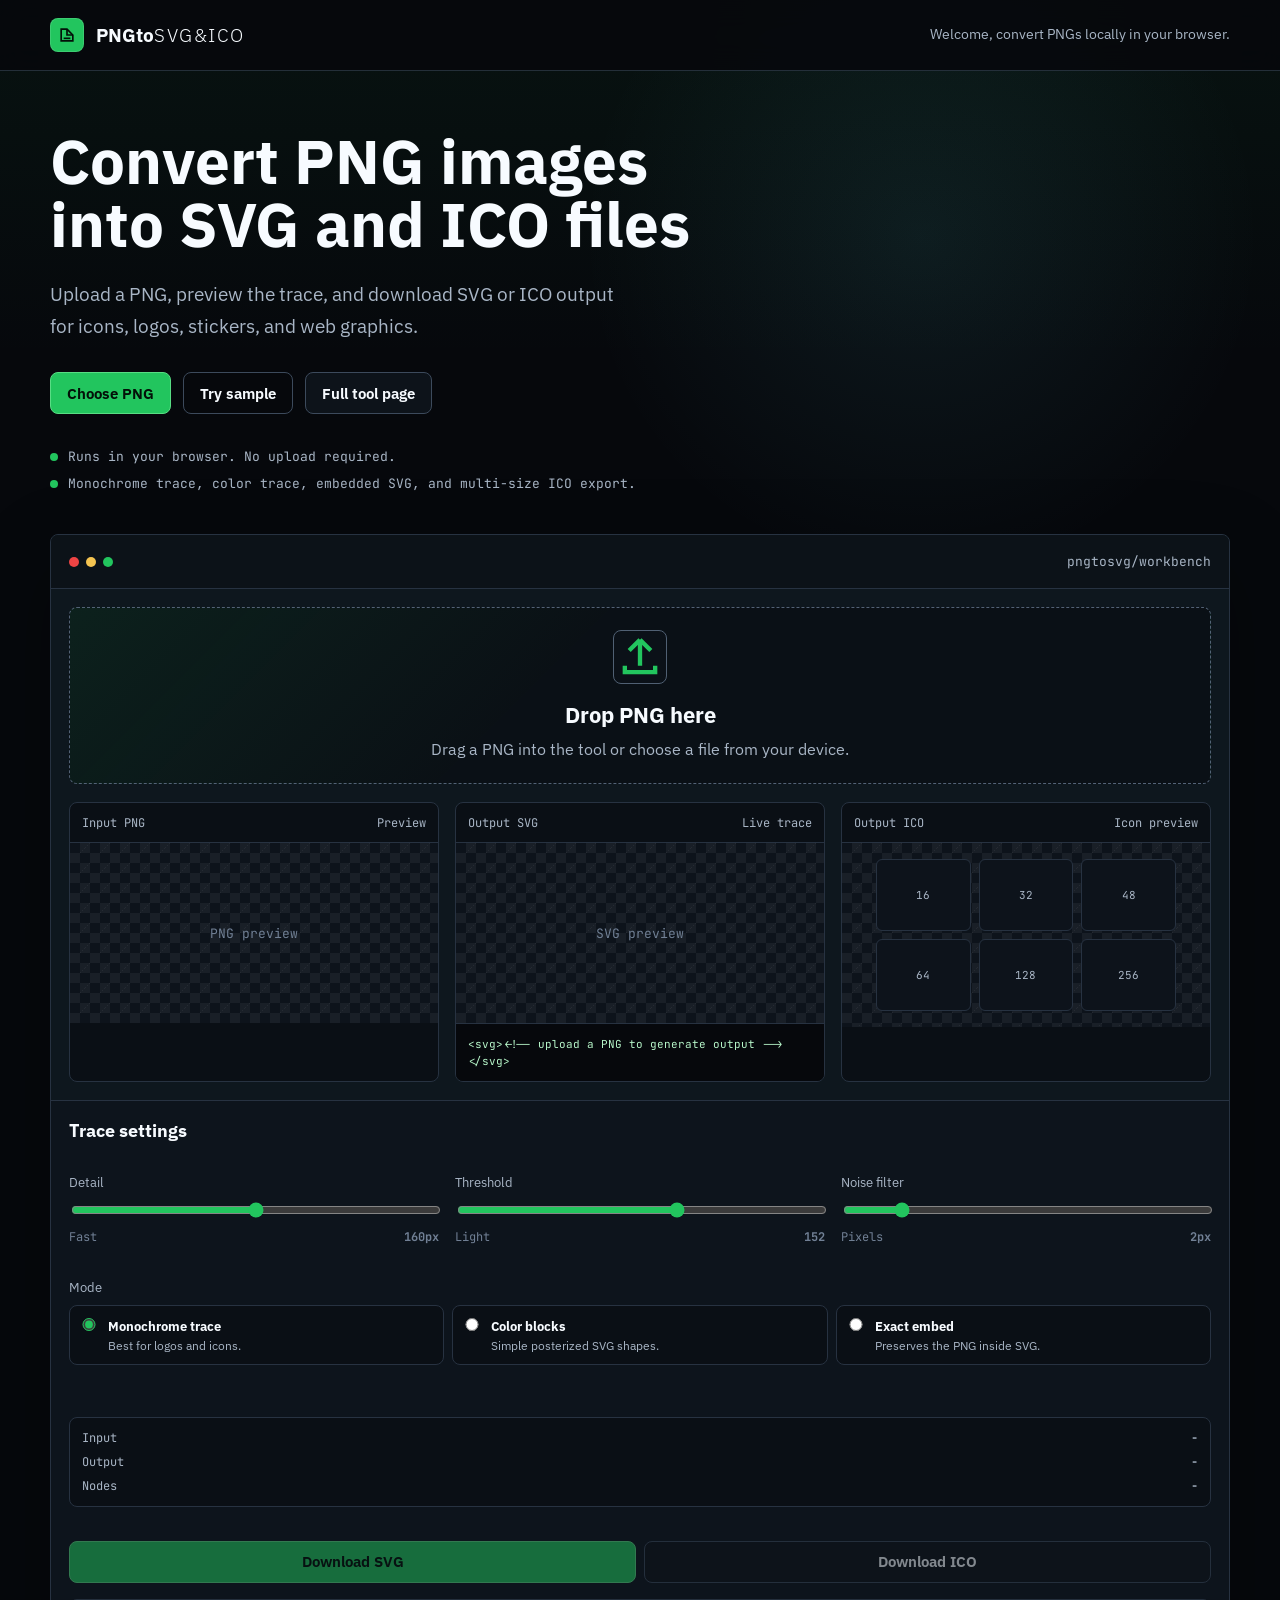
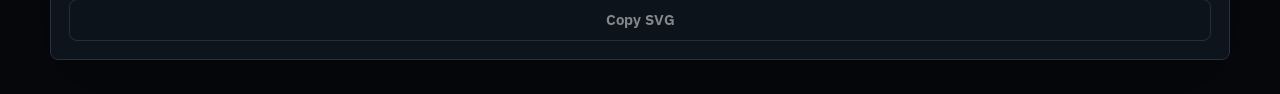
<file: index.html>
<!doctype html>
<html lang="en">
  <head>
    <meta charset="utf-8">
    <meta name="viewport" content="width=device-width, initial-scale=1">
    <title>PNGtoSVG&ICO - Convert PNG images into SVG and ICO files</title>
    <meta name="description" content="A fast browser-based PNG to SVG and ICO converter for icons, logos, stickers, and web graphics.">
    <link rel="icon" href="data:image/svg+xml,%3Csvg xmlns='http://www.w3.org/2000/svg' viewBox='0 0 64 64'%3E%3Crect width='64' height='64' rx='12' fill='%2322c55e'/%3E%3Cpath d='M20 16h20l8 8v24H20z' fill='none' stroke='%23031008' stroke-width='5'/%3E%3Cpath d='M40 16v10h8M26 39h14' stroke='%23031008' stroke-width='5' fill='none'/%3E%3C/svg%3E">
    <link rel="preconnect" href="https://fonts.googleapis.com">
    <link rel="preconnect" href="https://fonts.gstatic.com" crossorigin>
    <link href="https://fonts.googleapis.com/css2?family=IBM+Plex+Sans:wght@300;400;500;600;700&family=JetBrains+Mono:wght@400;600;700&display=swap" rel="stylesheet">
    <link rel="stylesheet" href="styles.css">
  </head>
  <body class="landing-page">
    <header class="site-header">
      <nav class="nav" aria-label="Main navigation">
        <a class="brand" href="index.html" aria-label="PNGtoSVG&ICO home">
          <span class="brand-mark" aria-hidden="true">
            <svg viewBox="0 0 24 24" fill="none"><path d="M5 5h7l7 7v7H5V5Z" stroke="currentColor" stroke-width="2"/><path d="M12 5v7h7" stroke="currentColor" stroke-width="2"/><path d="M8 16h8" stroke="currentColor" stroke-width="2"/></svg>
          </span>
          <span class="brand-text"><span>PNGto</span><span class="brand-light">SVG&ICO</span></span>
        </a>
        <p class="nav-welcome">Welcome, convert PNGs locally in your browser.</p>
      </nav>
    </header>

    <main class="page">
      <section class="hero" id="tool">
        <div class="hero-copy">
          <h1>Convert PNG images into SVG and ICO files</h1>
          <p>Upload a PNG, preview the trace, and download SVG or ICO output for icons, logos, stickers, and web graphics.</p>
          <div class="hero-actions">
            <button class="button primary" type="button" data-choose-file>
              <span aria-hidden="true">Choose PNG</span>
            </button>
            <button class="button ghost" type="button" data-sample>Try sample</button>
            <a class="button" href="tool.html">Full tool page</a>
          </div>
          <div class="proof-lines" aria-label="Product details">
            <div class="proof-line"><span class="status-dot"></span><span>Runs in your browser. No upload required.</span></div>
            <div class="proof-line"><span class="status-dot"></span><span>Monochrome trace, color trace, embedded SVG, and multi-size ICO export.</span></div>
          </div>
        </div>

        <section class="tool-shell" aria-label="PNG to SVG converter">
          <div class="tool-topbar">
            <div class="window-dots" aria-hidden="true"><span></span><span></span><span></span></div>
            <div class="tool-title">pngtosvg/workbench</div>
          </div>
          <div class="tool-grid">
            <div class="workbench">
              <label class="drop-zone" data-drop-zone>
                <input class="visually-hidden" data-file-input type="file" accept="image/png" hidden>
                <span class="drop-inner">
                  <span class="upload-icon" aria-hidden="true">
                    <svg viewBox="0 0 24 24" fill="none"><path d="M12 16V4m0 0 5 5m-5-5L7 9" stroke="currentColor" stroke-width="2"/><path d="M5 16v3h14v-3" stroke="currentColor" stroke-width="2"/></svg>
                  </span>
                  <h2>Drop PNG here</h2>
                  <p>Drag a PNG into the tool or choose a file from your device.</p>
                </span>
              </label>

              <div class="preview-row">
                <div class="preview-panel">
                  <div class="panel-head"><span>Input PNG</span><span>Preview</span></div>
                  <div class="canvas-box" data-original-preview></div>
                </div>
                <div class="preview-panel">
                  <div class="panel-head"><span>Output SVG</span><span>Live trace</span></div>
                  <div class="canvas-box" data-svg-preview></div>
                  <pre class="code-output" data-svg-code></pre>
                </div>
                <div class="preview-panel icon-preview-panel">
                  <div class="panel-head"><span>Output ICO</span><span>Icon preview</span></div>
                  <div class="canvas-box icon-canvas">
                    <div class="icon-sizes" data-icon-sizes>
                      <div class="icon-size">16</div>
                      <div class="icon-size">32</div>
                      <div class="icon-size">48</div>
                      <div class="icon-size">64</div>
                      <div class="icon-size">128</div>
                      <div class="icon-size">256</div>
                    </div>
                  </div>
                </div>
              </div>
            </div>

            <aside class="settings" aria-label="Trace settings">
              <h2>Trace settings</h2>
              <div class="field">
                <label for="detail">Detail</label>
                <input id="detail" data-detail type="range" min="64" max="256" step="16" value="160">
                <div class="range-line"><span>Fast</span><strong data-detail-value></strong></div>
              </div>
              <div class="field">
                <label for="threshold">Threshold</label>
                <input id="threshold" data-threshold type="range" min="8" max="248" step="4" value="150">
                <div class="range-line"><span>Light</span><strong data-threshold-value></strong></div>
              </div>
              <div class="field">
                <label for="noise">Noise filter</label>
                <input id="noise" data-noise type="range" min="1" max="8" step="1" value="2">
                <div class="range-line"><span>Pixels</span><strong data-noise-value></strong></div>
              </div>
              <div class="field mode-field">
                <div class="radio-label">Mode</div>
                <div class="mode-list">
                  <label class="mode-option">
                    <input type="radio" name="mode" value="mono" checked>
                    <span><strong>Monochrome trace</strong><span>Best for logos and icons.</span></span>
                  </label>
                  <label class="mode-option">
                    <input type="radio" name="mode" value="color">
                    <span><strong>Color blocks</strong><span>Simple posterized SVG shapes.</span></span>
                  </label>
                  <label class="mode-option">
                    <input type="radio" name="mode" value="embed">
                    <span><strong>Exact embed</strong><span>Preserves the PNG inside SVG.</span></span>
                  </label>
                </div>
              </div>
              <div class="stats" data-stats></div>
              <div class="export-actions">
                <button class="button primary" type="button" data-download disabled>Download SVG</button>
                <button class="button" type="button" data-download-icon disabled>Download ICO</button>
              </div>
              <button class="button full" type="button" data-copy disabled>Copy SVG</button>
            </aside>
          </div>
        </section>
      </section>
    </main>

    <script src="app.js"></script>
  </body>
</html>
</file>
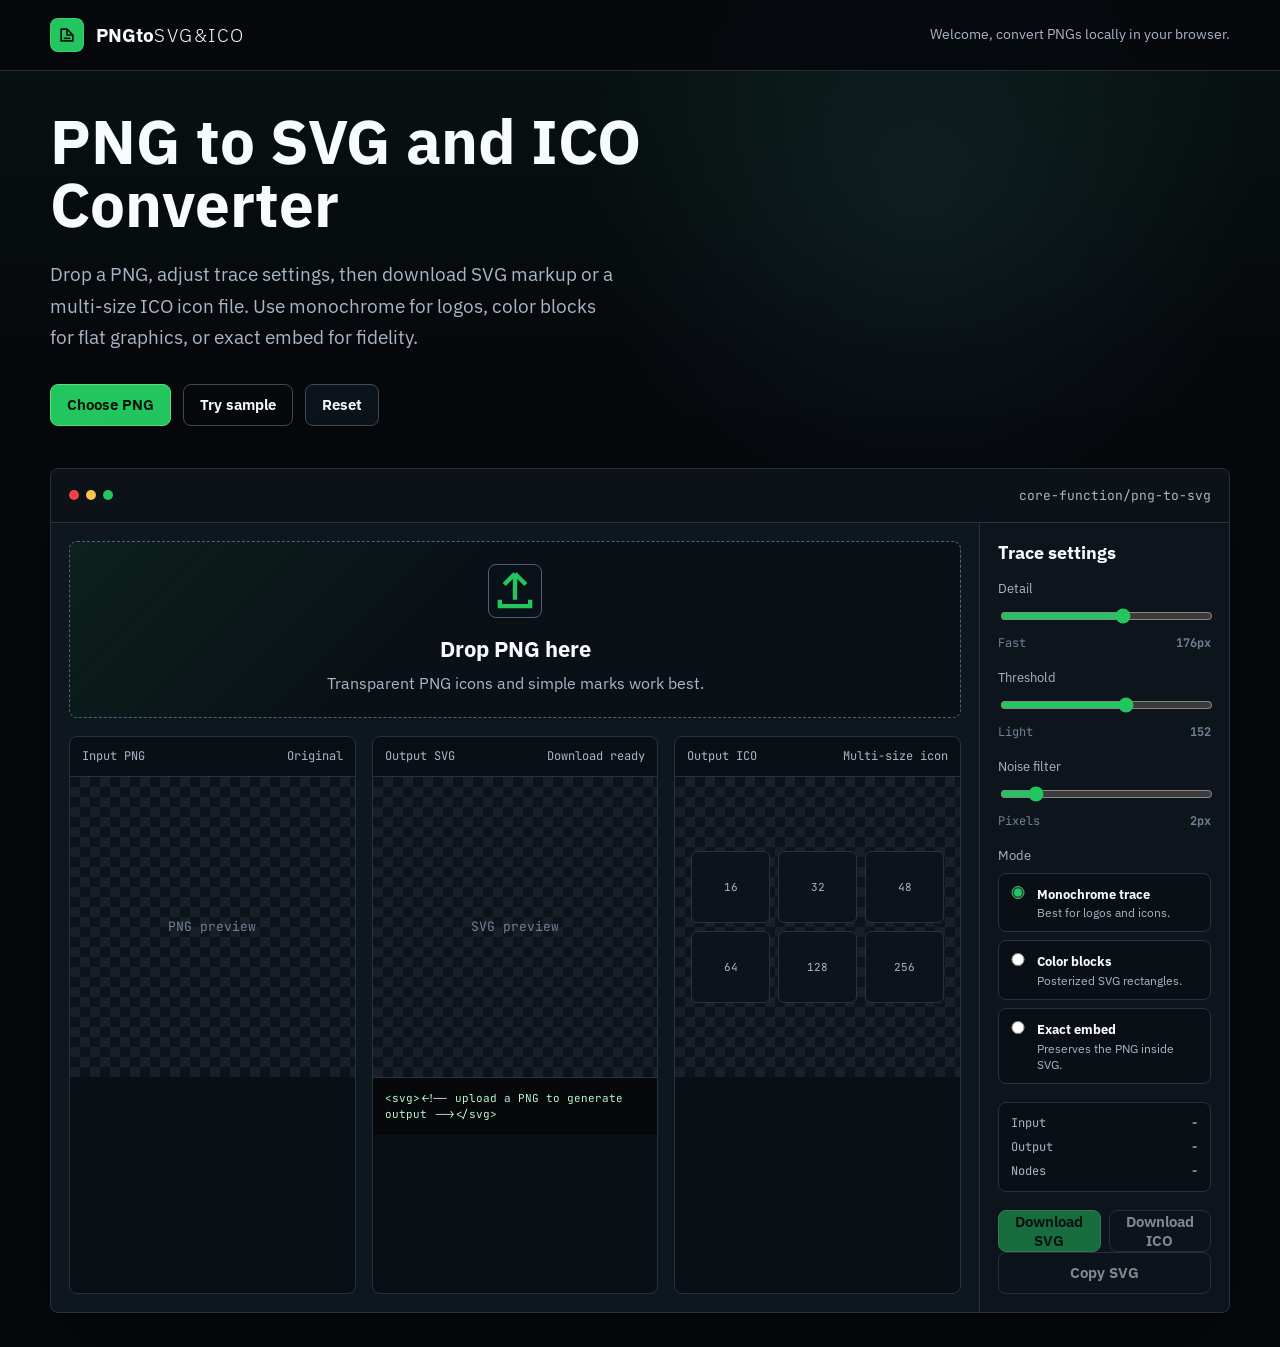
<file: tool.html>
<!doctype html>
<html lang="en">
  <head>
    <meta charset="utf-8">
    <meta name="viewport" content="width=device-width, initial-scale=1">
    <title>PNG to SVG and ICO Converter - PNGtoSVG&ICO</title>
    <meta name="description" content="Upload a PNG, preview trace settings, and download SVG or ICO files.">
    <link rel="icon" href="data:image/svg+xml,%3Csvg xmlns='http://www.w3.org/2000/svg' viewBox='0 0 64 64'%3E%3Crect width='64' height='64' rx='12' fill='%2322c55e'/%3E%3Cpath d='M20 16h20l8 8v24H20z' fill='none' stroke='%23031008' stroke-width='5'/%3E%3Cpath d='M40 16v10h8M26 39h14' stroke='%23031008' stroke-width='5' fill='none'/%3E%3C/svg%3E">
    <link rel="preconnect" href="https://fonts.googleapis.com">
    <link rel="preconnect" href="https://fonts.gstatic.com" crossorigin>
    <link href="https://fonts.googleapis.com/css2?family=IBM+Plex+Sans:wght@300;400;500;600;700&family=JetBrains+Mono:wght@400;600;700&display=swap" rel="stylesheet">
    <link rel="stylesheet" href="styles.css">
  </head>
  <body class="tool-page">
    <header class="site-header">
      <nav class="nav" aria-label="Main navigation">
        <a class="brand" href="index.html" aria-label="PNGtoSVG&ICO home">
          <span class="brand-mark" aria-hidden="true">
            <svg viewBox="0 0 24 24" fill="none"><path d="M5 5h7l7 7v7H5V5Z" stroke="currentColor" stroke-width="2"/><path d="M12 5v7h7" stroke="currentColor" stroke-width="2"/><path d="M8 16h8" stroke="currentColor" stroke-width="2"/></svg>
          </span>
          <span class="brand-text"><span>PNGto</span><span class="brand-light">SVG&ICO</span></span>
        </a>
        <p class="nav-welcome">Welcome, convert PNGs locally in your browser.</p>
      </nav>
    </header>

    <main class="page">
      <section class="hero">
        <div class="hero-copy">
          <h1>PNG to SVG and ICO Converter</h1>
          <p>Drop a PNG, adjust trace settings, then download SVG markup or a multi-size ICO icon file. Use monochrome for logos, color blocks for flat graphics, or exact embed for fidelity.</p>
          <div class="hero-actions">
            <button class="button primary" type="button" data-choose-file>Choose PNG</button>
            <button class="button ghost" type="button" data-sample>Try sample</button>
            <button class="button" type="button" data-reset>Reset</button>
          </div>
        </div>

        <section class="tool-shell" aria-label="PNG to SVG converter tool">
          <div class="tool-topbar">
            <div class="window-dots" aria-hidden="true"><span></span><span></span><span></span></div>
            <div class="tool-title">core-function/png-to-svg</div>
          </div>
          <div class="tool-grid">
            <div class="workbench">
              <label class="drop-zone" data-drop-zone>
                <input data-file-input type="file" accept="image/png" hidden>
                <span class="drop-inner">
                  <span class="upload-icon" aria-hidden="true">
                    <svg viewBox="0 0 24 24" fill="none"><path d="M12 16V4m0 0 5 5m-5-5L7 9" stroke="currentColor" stroke-width="2"/><path d="M5 16v3h14v-3" stroke="currentColor" stroke-width="2"/></svg>
                  </span>
                  <h2>Drop PNG here</h2>
                  <p>Transparent PNG icons and simple marks work best.</p>
                </span>
              </label>

              <div class="preview-row">
                <div class="preview-panel">
                  <div class="panel-head"><span>Input PNG</span><span>Original</span></div>
                  <div class="canvas-box" data-original-preview></div>
                </div>
                <div class="preview-panel">
                  <div class="panel-head"><span>Output SVG</span><span>Download ready</span></div>
                  <div class="canvas-box" data-svg-preview></div>
                  <pre class="code-output" data-svg-code></pre>
                </div>
                <div class="preview-panel icon-preview-panel">
                  <div class="panel-head"><span>Output ICO</span><span>Multi-size icon</span></div>
                  <div class="canvas-box icon-canvas">
                    <div class="icon-sizes" data-icon-sizes>
                      <div class="icon-size">16</div>
                      <div class="icon-size">32</div>
                      <div class="icon-size">48</div>
                      <div class="icon-size">64</div>
                      <div class="icon-size">128</div>
                      <div class="icon-size">256</div>
                    </div>
                  </div>
                </div>
              </div>
            </div>

            <aside class="settings" aria-label="Trace settings">
              <h2>Trace settings</h2>
              <div class="field">
                <label for="detail">Detail</label>
                <input id="detail" data-detail type="range" min="64" max="256" step="16" value="176">
                <div class="range-line"><span>Fast</span><strong data-detail-value></strong></div>
              </div>
              <div class="field">
                <label for="threshold">Threshold</label>
                <input id="threshold" data-threshold type="range" min="8" max="248" step="4" value="150">
                <div class="range-line"><span>Light</span><strong data-threshold-value></strong></div>
              </div>
              <div class="field">
                <label for="noise">Noise filter</label>
                <input id="noise" data-noise type="range" min="1" max="8" step="1" value="2">
                <div class="range-line"><span>Pixels</span><strong data-noise-value></strong></div>
              </div>
              <div class="field mode-field">
                <div class="radio-label">Mode</div>
                <div class="mode-list">
                  <label class="mode-option">
                    <input type="radio" name="mode" value="mono" checked>
                    <span><strong>Monochrome trace</strong><span>Best for logos and icons.</span></span>
                  </label>
                  <label class="mode-option">
                    <input type="radio" name="mode" value="color">
                    <span><strong>Color blocks</strong><span>Posterized SVG rectangles.</span></span>
                  </label>
                  <label class="mode-option">
                    <input type="radio" name="mode" value="embed">
                    <span><strong>Exact embed</strong><span>Preserves the PNG inside SVG.</span></span>
                  </label>
                </div>
              </div>
              <div class="stats" data-stats></div>
              <div class="export-actions">
                <button class="button primary" type="button" data-download disabled>Download SVG</button>
                <button class="button" type="button" data-download-icon disabled>Download ICO</button>
              </div>
              <button class="button full" type="button" data-copy disabled>Copy SVG</button>
            </aside>
          </div>
        </section>
      </section>
    </main>

    <script src="app.js"></script>
  </body>
</html>
</file>
<file: styles.css>
:root {
  --bg: #06080c;
  --bg-soft: #0b1118;
  --surface: #101820;
  --surface-2: #15202b;
  --line: #273241;
  --line-strong: #3c4a5c;
  --text: #f7fbff;
  --muted: #a9b6c6;
  --dim: #718095;
  --accent: #22c55e;
  --accent-2: #67e8f9;
  --warning: #f5c451;
  --danger: #ef4444;
  --radius: 8px;
  --mono: "JetBrains Mono", "SFMono-Regular", Consolas, monospace;
  --sans: "IBM Plex Sans", Inter, "Segoe UI", Arial, sans-serif;
}

* {
  box-sizing: border-box;
}

html {
  scroll-behavior: smooth;
}

body {
  margin: 0;
  min-width: 320px;
  background:
    linear-gradient(180deg, rgba(34, 197, 94, 0.06), transparent 360px),
    radial-gradient(circle at 72% 14%, rgba(103, 232, 249, 0.08), transparent 340px),
    var(--bg);
  color: var(--text);
  font-family: var(--sans);
}

a {
  color: inherit;
  text-decoration: none;
}

button,
input,
select {
  font: inherit;
}

button,
.button,
.nav-link,
.drop-zone,
.mode-option {
  cursor: pointer;
}

:focus-visible {
  outline: 3px solid rgba(34, 197, 94, 0.48);
  outline-offset: 3px;
}

.site-header {
  position: sticky;
  top: 0;
  z-index: 10;
  background: rgba(6, 8, 12, 0.86);
  border-bottom: 1px solid rgba(60, 74, 92, 0.58);
  backdrop-filter: blur(14px);
}

.nav {
  width: min(1180px, calc(100% - 40px));
  height: 70px;
  margin: 0 auto;
  display: flex;
  align-items: center;
  justify-content: space-between;
  gap: 24px;
}

.brand {
  display: inline-flex;
  align-items: center;
  gap: 12px;
  font-weight: 700;
  font-size: 19px;
}

.brand-text {
  display: inline-flex;
  align-items: baseline;
  gap: 0;
  white-space: nowrap;
}

.brand-light {
  font-weight: 300;
  letter-spacing: 0.08em;
  text-transform: uppercase;
}

.brand-mark {
  width: 34px;
  height: 34px;
  display: grid;
  place-items: center;
  color: #031008;
  background: var(--accent);
  border-radius: 8px;
  box-shadow: 0 0 0 1px rgba(255, 255, 255, 0.12) inset;
}

.brand-mark svg,
.icon svg {
  width: 20px;
  height: 20px;
  display: block;
}

.nav-links {
  display: flex;
  align-items: center;
  gap: 28px;
  color: var(--muted);
  font-size: 15px;
}

.nav-link:hover {
  color: var(--text);
}

.nav-welcome {
  margin: 0;
  color: var(--muted);
  font-size: 14px;
  line-height: 1.4;
  text-align: right;
}

.button {
  min-height: 42px;
  display: inline-flex;
  align-items: center;
  justify-content: center;
  gap: 10px;
  padding: 0 16px;
  border: 1px solid var(--line-strong);
  border-radius: var(--radius);
  background: #0d131a;
  color: var(--text);
  font-weight: 650;
  font-size: 15px;
  transition: transform 180ms ease, border-color 180ms ease, background 180ms ease;
}

.button:hover {
  transform: translateY(-1px);
  border-color: #5b6a7f;
  background: #131d27;
}

.button.primary {
  color: #031008;
  border-color: #58dd84;
  background: var(--accent);
}

.button.primary:hover {
  background: #37d972;
}

.button.ghost {
  background: transparent;
}

.button.full {
  width: 100%;
}

.button[disabled] {
  opacity: 0.5;
  cursor: not-allowed;
  transform: none;
}

.page {
  width: min(1180px, calc(100% - 40px));
  margin: 0 auto;
}

.hero {
  min-height: calc(100vh - 70px);
  display: grid;
  grid-template-columns: minmax(0, 0.92fr) minmax(520px, 1.08fr);
  gap: 42px;
  align-items: center;
  padding: 54px 0 34px;
}

.hero-copy h1 {
  margin: 0;
  max-width: 650px;
  font-size: 62px;
  line-height: 1.02;
  font-weight: 700;
}

.hero-copy p {
  max-width: 570px;
  margin: 24px 0 0;
  color: var(--muted);
  font-size: 19px;
  line-height: 1.65;
}

.hero-actions {
  display: flex;
  flex-wrap: wrap;
  gap: 12px;
  margin-top: 30px;
}

.proof-lines {
  display: grid;
  gap: 10px;
  margin-top: 34px;
  color: var(--muted);
  font-family: var(--mono);
  font-size: 13px;
}

.proof-line {
  display: flex;
  align-items: center;
  gap: 10px;
}

.status-dot {
  width: 8px;
  height: 8px;
  border-radius: 50%;
  background: var(--accent);
}

.tool-shell {
  border: 1px solid var(--line);
  border-radius: var(--radius);
  background: rgba(16, 24, 32, 0.92);
  box-shadow: 0 28px 80px rgba(0, 0, 0, 0.32);
  overflow: hidden;
}

.tool-topbar {
  min-height: 54px;
  display: flex;
  align-items: center;
  justify-content: space-between;
  gap: 16px;
  padding: 0 18px;
  border-bottom: 1px solid var(--line);
  background: #0c1218;
}

.window-dots {
  display: inline-flex;
  gap: 7px;
}

.window-dots span {
  width: 10px;
  height: 10px;
  border-radius: 50%;
  background: #4b596b;
}

.window-dots span:nth-child(1) {
  background: #ef4444;
}

.window-dots span:nth-child(2) {
  background: #f5c451;
}

.window-dots span:nth-child(3) {
  background: #22c55e;
}

.tool-title {
  color: var(--muted);
  font-family: var(--mono);
  font-size: 13px;
}

.tool-grid {
  display: grid;
  grid-template-columns: minmax(0, 1fr) 250px;
  min-height: 520px;
}

.workbench {
  display: grid;
  grid-template-rows: auto 1fr auto;
  min-width: 0;
}

.drop-zone {
  margin: 18px;
  min-height: 160px;
  display: grid;
  place-items: center;
  text-align: center;
  border: 1px dashed #536276;
  border-radius: var(--radius);
  background:
    linear-gradient(135deg, rgba(34, 197, 94, 0.09), transparent 42%),
    rgba(6, 8, 12, 0.4);
  transition: border-color 180ms ease, background 180ms ease;
}

.drop-zone.dragging {
  border-color: var(--accent);
  background: rgba(34, 197, 94, 0.12);
}

.drop-inner {
  padding: 22px;
}

.upload-icon {
  width: 54px;
  height: 54px;
  margin: 0 auto 16px;
  display: grid;
  place-items: center;
  border: 1px solid #506073;
  border-radius: var(--radius);
  color: var(--accent);
  background: #0b1118;
}

.drop-zone h2,
.drop-zone h3 {
  margin: 0;
  font-size: 22px;
}

.drop-zone p {
  margin: 8px 0 0;
  color: var(--muted);
  line-height: 1.5;
}

.preview-row {
  display: grid;
  grid-template-columns: minmax(0, 1fr) minmax(0, 1fr);
  gap: 16px;
  padding: 0 18px 18px;
}

.preview-panel {
  min-width: 0;
  border: 1px solid var(--line);
  border-radius: var(--radius);
  background: #0a0f15;
  overflow: hidden;
}

.panel-head {
  height: 40px;
  display: flex;
  align-items: center;
  justify-content: space-between;
  padding: 0 12px;
  border-bottom: 1px solid var(--line);
  color: var(--muted);
  font-family: var(--mono);
  font-size: 12px;
}

.canvas-box {
  min-height: 220px;
  display: grid;
  place-items: center;
  padding: 16px;
  background-color: #0d131b;
  background-image:
    linear-gradient(45deg, rgba(255,255,255,0.05) 25%, transparent 25%),
    linear-gradient(-45deg, rgba(255,255,255,0.05) 25%, transparent 25%),
    linear-gradient(45deg, transparent 75%, rgba(255,255,255,0.05) 75%),
    linear-gradient(-45deg, transparent 75%, rgba(255,255,255,0.05) 75%);
  background-size: 20px 20px;
  background-position: 0 0, 0 10px, 10px -10px, -10px 0;
}

.canvas-box img,
.canvas-box svg {
  max-width: 100%;
  max-height: 190px;
  object-fit: contain;
}

.icon-canvas {
  align-content: center;
  justify-items: center;
}

.empty-preview {
  color: var(--dim);
  font-family: var(--mono);
  font-size: 13px;
}

.code-output {
  max-height: 125px;
  margin: 0;
  padding: 12px;
  overflow: auto;
  border-top: 1px solid var(--line);
  color: #b7f7ca;
  background: #06080c;
  font-family: var(--mono);
  font-size: 11px;
  line-height: 1.5;
  white-space: pre-wrap;
}

.settings {
  border-left: 1px solid var(--line);
  background: #0d141c;
  padding: 18px;
}

.settings h2,
.settings h3 {
  margin: 0 0 16px;
  font-size: 18px;
}

.field {
  display: grid;
  gap: 9px;
  margin-bottom: 18px;
}

.field label,
.radio-label {
  color: var(--muted);
  font-size: 13px;
}

.field input[type="range"] {
  width: 100%;
  accent-color: var(--accent);
}

.range-line {
  display: flex;
  justify-content: space-between;
  color: var(--dim);
  font-family: var(--mono);
  font-size: 12px;
}

.mode-list {
  display: grid;
  gap: 8px;
}

.mode-option {
  display: grid;
  grid-template-columns: 18px 1fr;
  gap: 10px;
  align-items: start;
  padding: 10px;
  border: 1px solid var(--line);
  border-radius: var(--radius);
  color: var(--muted);
  background: #0a0f15;
}

.mode-option input {
  margin: 2px 0 0;
  accent-color: var(--accent);
}

.mode-option strong {
  display: block;
  color: var(--text);
  font-size: 13px;
}

.mode-option span {
  display: block;
  margin-top: 2px;
  font-size: 12px;
  line-height: 1.35;
}

.stats {
  display: grid;
  gap: 8px;
  margin: 18px 0;
  padding: 12px;
  border: 1px solid var(--line);
  border-radius: var(--radius);
  color: var(--muted);
  font-family: var(--mono);
  font-size: 12px;
  background: #0a0f15;
}

.icon-sizes {
  width: min(100%, 300px);
  display: grid;
  grid-template-columns: repeat(3, minmax(0, 1fr));
  gap: 8px;
}

.icon-size {
  min-height: 58px;
  display: grid;
  place-items: center;
  gap: 4px;
  padding: 8px 6px;
  border: 1px solid var(--line);
  border-radius: 6px;
  color: var(--muted);
  background: #0d131b;
  font-family: var(--mono);
  font-size: 11px;
}

.icon-size img {
  width: 24px;
  height: 24px;
  object-fit: contain;
}

.icon-preview-panel .icon-size {
  min-height: 72px;
}

.icon-preview-panel .icon-size img {
  width: 34px;
  height: 34px;
}

.export-actions {
  display: grid;
  grid-template-columns: repeat(2, minmax(0, 1fr));
  gap: 8px;
}

.stat {
  display: flex;
  justify-content: space-between;
  gap: 12px;
}

.section {
  padding: 82px 0;
  border-top: 1px solid rgba(60, 74, 92, 0.42);
}

.section h2 {
  margin: 0;
  font-size: 38px;
  line-height: 1.12;
}

.section-lead {
  max-width: 660px;
  margin: 14px 0 0;
  color: var(--muted);
  font-size: 17px;
  line-height: 1.7;
}

.steps {
  display: grid;
  grid-template-columns: repeat(3, minmax(0, 1fr));
  gap: 16px;
  margin-top: 34px;
}

.step,
.feature,
.faq-item {
  border: 1px solid var(--line);
  border-radius: var(--radius);
  background: rgba(16, 24, 32, 0.72);
}

.step {
  padding: 22px;
}

.step-index {
  width: 34px;
  height: 34px;
  display: grid;
  place-items: center;
  margin-bottom: 22px;
  color: #031008;
  border-radius: 7px;
  background: var(--accent);
  font-family: var(--mono);
  font-weight: 700;
}

.step h3,
.feature h3 {
  margin: 0;
  font-size: 20px;
}

.step p,
.feature p,
.faq-item p {
  margin: 10px 0 0;
  color: var(--muted);
  line-height: 1.65;
}

.features {
  display: grid;
  grid-template-columns: repeat(4, minmax(0, 1fr));
  gap: 14px;
  margin-top: 34px;
}

.feature {
  padding: 18px;
}

.icon {
  width: 38px;
  height: 38px;
  display: grid;
  place-items: center;
  margin-bottom: 16px;
  color: var(--accent-2);
  border: 1px solid var(--line-strong);
  border-radius: var(--radius);
  background: #0a0f15;
}

.faq-grid {
  display: grid;
  grid-template-columns: repeat(2, minmax(0, 1fr));
  gap: 14px;
  margin-top: 34px;
}

.faq-item {
  padding: 20px;
}

.faq-item h3 {
  margin: 0;
  font-size: 18px;
}

.site-footer {
  padding: 34px 0 48px;
  color: var(--dim);
  border-top: 1px solid rgba(60, 74, 92, 0.42);
}

.footer-inner {
  width: min(1180px, calc(100% - 40px));
  margin: 0 auto;
  display: flex;
  justify-content: space-between;
  gap: 20px;
  font-size: 14px;
}

.tool-page .hero {
  min-height: auto;
  grid-template-columns: 1fr;
  padding-top: 38px;
}

.tool-page .tool-shell {
  width: 100%;
}

.tool-page .tool-grid {
  min-height: 650px;
}

.tool-page .preview-row {
  grid-template-columns: repeat(3, minmax(0, 1fr));
}

.tool-page .canvas-box {
  min-height: 300px;
}

.landing-page .tool-grid {
  grid-template-columns: 1fr;
}

.landing-page .hero {
  min-height: auto;
  grid-template-columns: 1fr;
  padding-top: 58px;
}

.landing-page .hero-copy {
  max-width: 780px;
}

.landing-page .tool-shell {
  width: 100%;
}

.landing-page .settings {
  border-left: 0;
  border-top: 1px solid var(--line);
}

.landing-page .preview-row {
  grid-template-columns: repeat(3, minmax(0, 1fr));
}

.landing-page .canvas-box {
  min-height: 180px;
}

.landing-page .settings {
  display: grid;
  grid-template-columns: repeat(3, minmax(0, 1fr));
  gap: 16px;
}

.landing-page .settings h2,
.landing-page .settings .stats,
.landing-page .settings .export-actions,
.landing-page .settings .full {
  grid-column: 1 / -1;
}

.landing-page .mode-field {
  grid-column: 1 / -1;
}

.landing-page .mode-list {
  grid-template-columns: repeat(3, minmax(0, 1fr));
}

@media (max-width: 980px) {
  .hero,
  .tool-grid,
  .preview-row,
  .steps,
  .features,
  .faq-grid {
    grid-template-columns: 1fr;
  }

  .tool-page .preview-row,
  .landing-page .preview-row,
  .landing-page .settings,
  .landing-page .mode-list {
    grid-template-columns: 1fr;
  }

  .hero {
    min-height: auto;
    padding-top: 42px;
  }

  .hero-copy h1 {
    font-size: 44px;
  }

  .settings {
    border-left: 0;
    border-top: 1px solid var(--line);
  }

  .nav-links {
    gap: 16px;
  }
}

@media (max-width: 640px) {
  .nav {
    width: min(100% - 28px, 1180px);
    height: auto;
    padding: 14px 0;
    align-items: flex-start;
  }

  .nav-links,
  .nav-welcome {
    display: none;
  }

  .page,
  .footer-inner {
    width: min(100% - 28px, 1180px);
  }

  .hero-copy h1 {
    font-size: 36px;
  }

  .hero-copy p {
    font-size: 17px;
  }

  .section {
    padding: 58px 0;
  }

  .section h2 {
    font-size: 30px;
  }

  .tool-topbar {
    align-items: flex-start;
    flex-direction: column;
    padding: 14px;
  }

  .hero-actions,
  .footer-inner,
  .export-actions {
    flex-direction: column;
  }

  .export-actions {
    grid-template-columns: 1fr;
  }
}

@media (prefers-reduced-motion: reduce) {
  *,
  *::before,
  *::after {
    scroll-behavior: auto !important;
    transition: none !important;
  }
}
</file>
